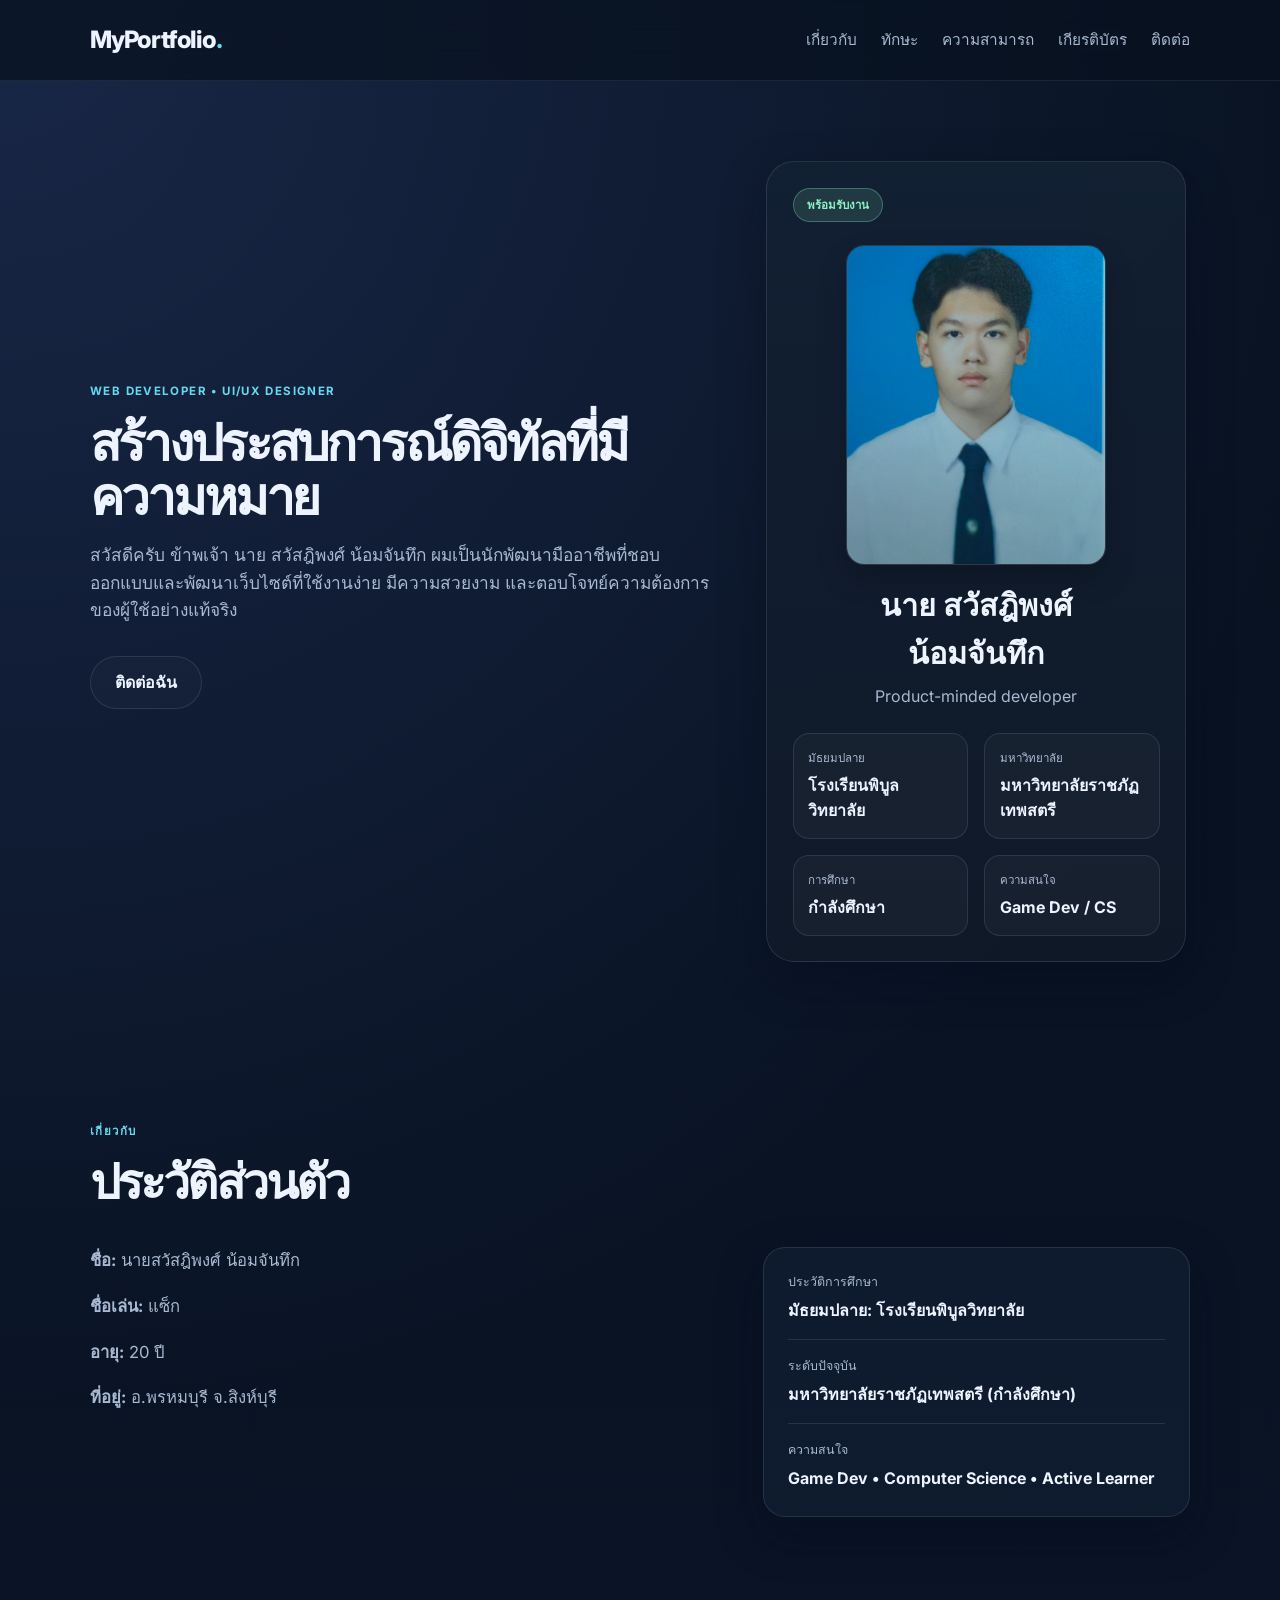
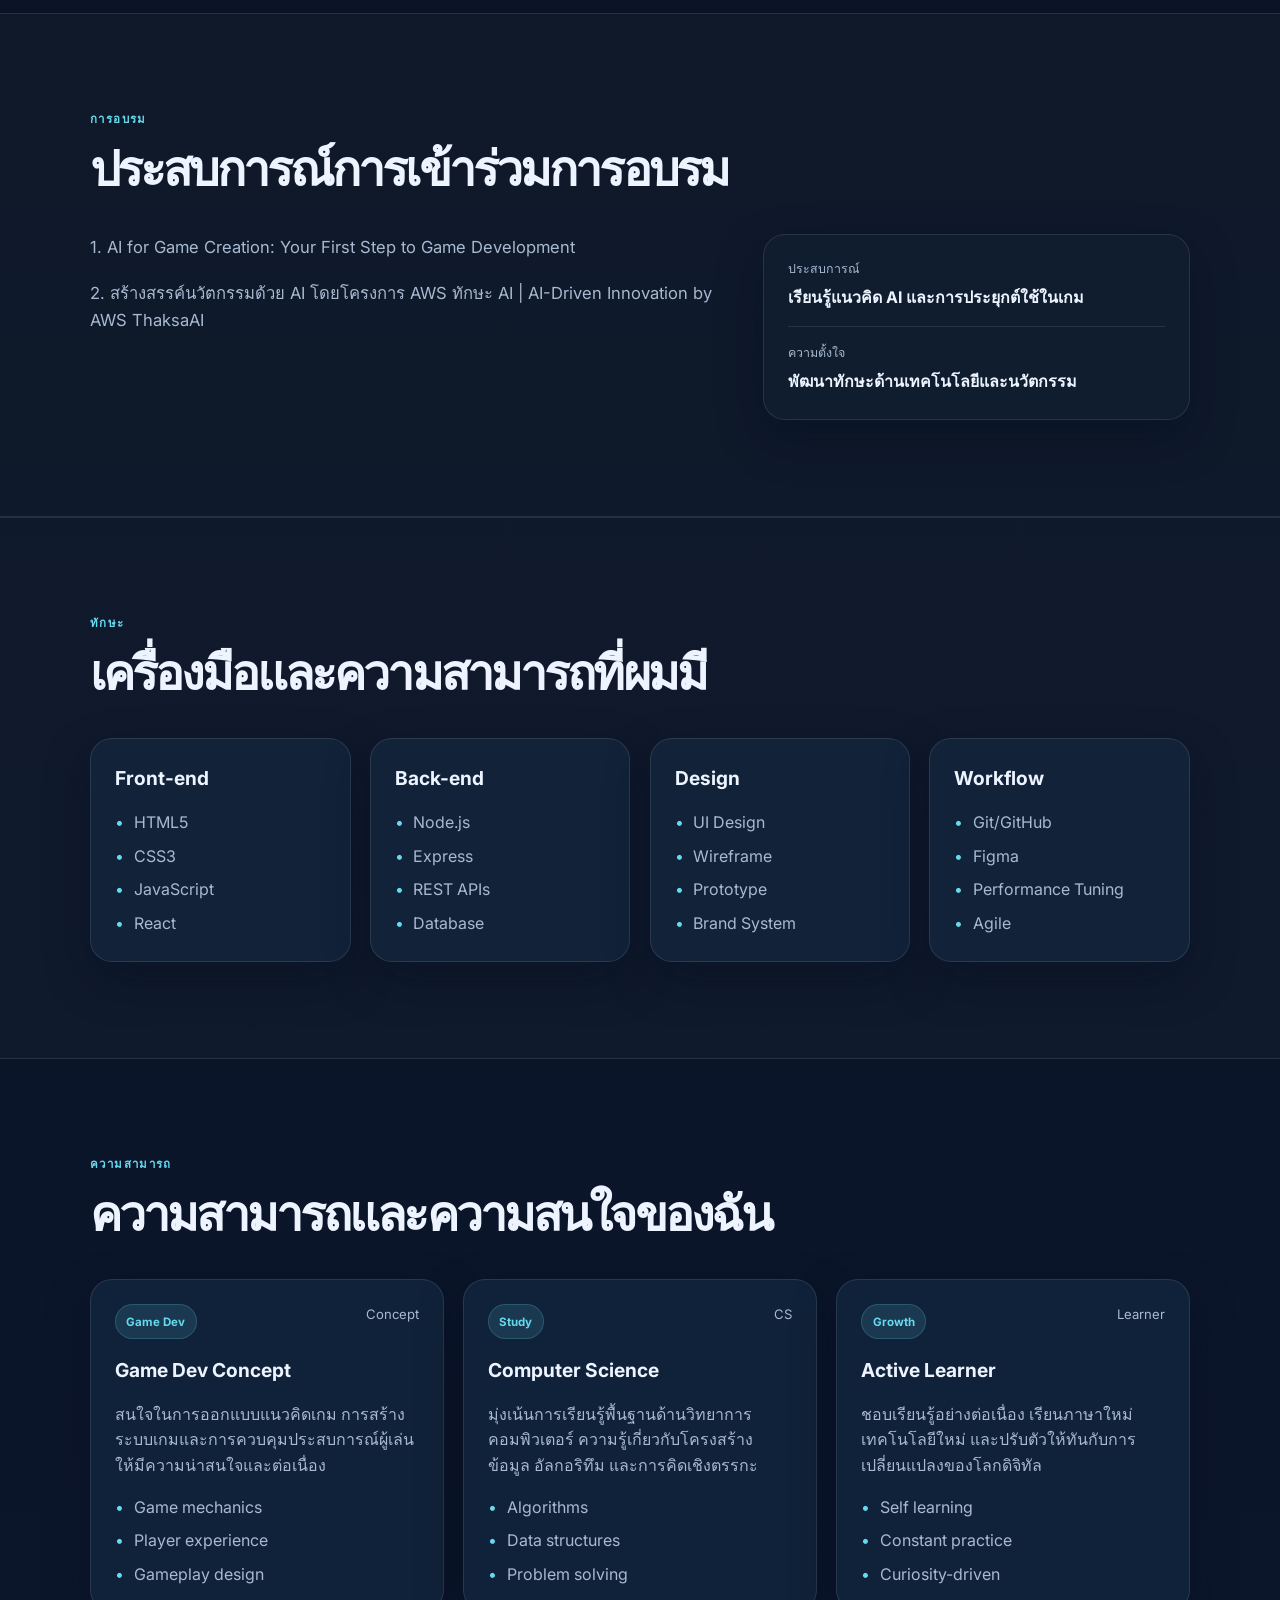
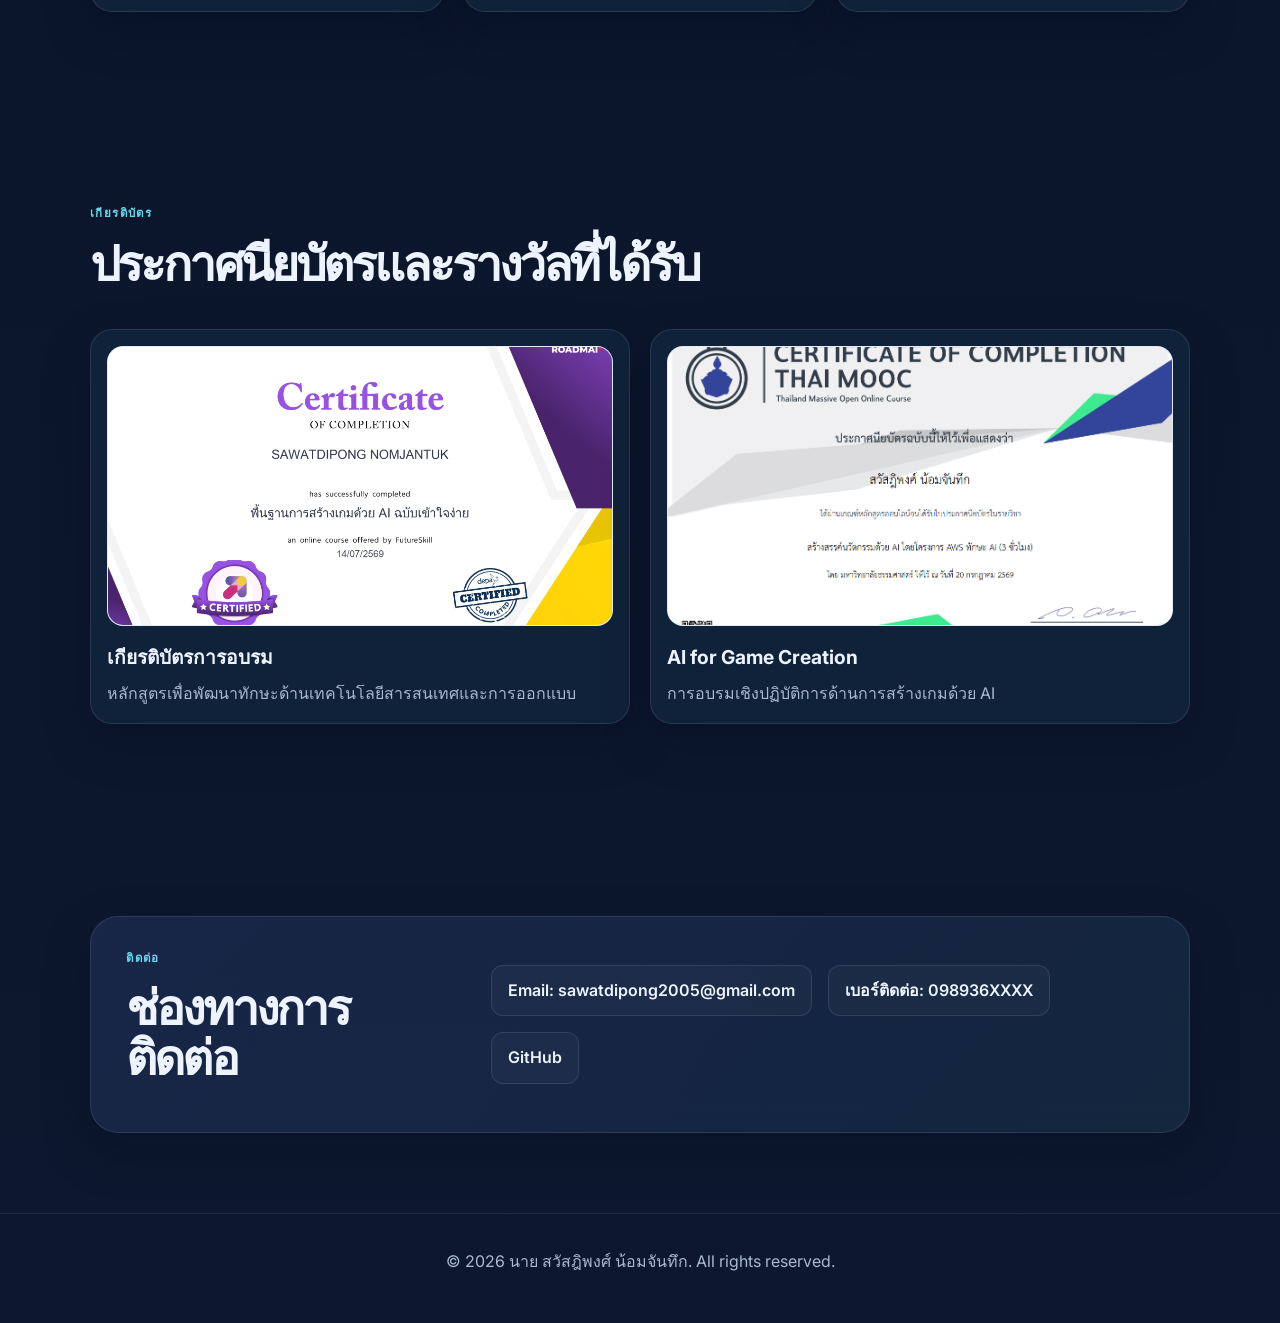
<file: index.html>
<!DOCTYPE html>
<html lang="th">
  <head>
    <meta charset="UTF-8" />
    <meta name="viewport" content="width=device-width, initial-scale=1.0" />
    <meta name="description" content="Portfolio ของ นาย สวัสฎิพงศ์ น้อมจันทึก" />
    <title>นาย สวัสฎิพงศ์ น้อมจันทึก | Portfolio</title>
    <link rel="preconnect" href="https://fonts.googleapis.com" />
    <link rel="preconnect" href="https://fonts.gstatic.com" crossorigin />
    <link
      href="https://fonts.googleapis.com/css2?family=Inter:wght@400;500;600;700;800&display=swap"
      rel="stylesheet"
    />
    <link rel="stylesheet" href="styles.css" />
  </head>
  <body>
    <header class="site-header">
      <div class="container nav-wrap">
        <a href="#home" class="brand" aria-label="Home">MyPortfolio<span>.</span></a>

        <button class="nav-toggle" aria-label="เปิดเมนู" aria-expanded="false">
          <span></span>
          <span></span>
          <span></span>
        </button>

        <nav class="nav-links" aria-label="Main navigation">
          <a href="#about">เกี่ยวกับ</a>
          <a href="#skills">ทักษะ</a>
          <a href="#projects">ความสามารถ</a>
          <a href="#certificates">เกียรติบัตร</a>
          <a href="#contact">ติดต่อ</a>
        </nav>
      </div>
    </header>

    <main>
      <section id="home" class="hero">
        <div class="container hero-grid">
          <div class="hero-copy">
            <p class="eyebrow">Web Developer • UI/UX Designer</p>
            <h1>สร้างประสบการณ์ดิจิทัลที่มีความหมาย</h1>
            <p class="lead">
              สวัสดีครับ ข้าพเจ้า นาย สวัสฎิพงศ์ น้อมจันทึก
              ผมเป็นนักพัฒนามืออาชีพที่ชอบออกแบบและพัฒนาเว็บไซต์ที่ใช้งานง่าย
              มีความสวยงาม และตอบโจทย์ความต้องการของผู้ใช้อย่างแท้จริง
            </p>

            <div class="action-row">
              <a class="btn secondary" href="#contact">ติดต่อฉัน</a>
            </div>

          </div>

          <div class="hero-card">
            <div class="profile-card">
              <div class="profile-badge">พร้อมรับงาน</div>
              <img class="profile-photo" src="profile.png" alt="รูปโปรไฟล์ นาย สวัสฎิพงศ์ น้อมจันทึก" />
              <h2>นาย สวัสฎิพงศ์<br />น้อมจันทึก</h2>
              <p>Product-minded developer</p>

              <div class="mini-grid">
                <div>
                  <span>มัธยมปลาย</span>
                  <strong>โรงเรียนพิบูลวิทยาลัย</strong>
                </div>
                <div>
                  <span>มหาวิทยาลัย</span>
                  <strong>มหาวิทยาลัยราชภัฏเทพสตรี</strong>
                </div>
                <div>
                  <span>การศึกษา</span>
                  <strong>กำลังศึกษา</strong>
                </div>
                <div>
                  <span>ความสนใจ</span>
                  <strong>Game Dev / CS</strong>
                </div>
              </div>
            </div>
          </div>
        </div>
      </section>

      <section id="about" class="section">
        <div class="container">
          <div class="section-heading">
            <p class="eyebrow">เกี่ยวกับ</p>
            <h2>ประวัติส่วนตัว</h2>
          </div>

          <div class="about-grid">
            <div class="about-text">
              <p><strong>ชื่อ:</strong> นายสวัสฎิพงศ์ น้อมจันทึก</p>
              <p><strong>ชื่อเล่น:</strong> แซ็ก</p>
              <p><strong>อายุ:</strong> 20 ปี</p>
              <p><strong>ที่อยู่:</strong> อ.พรหมบุรี จ.สิงห์บุรี</p>
            </div>

            <div class="about-panel">
              <div>
                <span>ประวัติการศึกษา</span>
                <strong>มัธยมปลาย: โรงเรียนพิบูลวิทยาลัย</strong>
              </div>
              <div>
                <span>ระดับปัจจุบัน</span>
                <strong>มหาวิทยาลัยราชภัฏเทพสตรี (กำลังศึกษา)</strong>
              </div>
              <div>
                <span>ความสนใจ</span>
                <strong>Game Dev • Computer Science • Active Learner</strong>
              </div>
            </div>
          </div>
        </div>
      </section>

      <section id="training" class="section alt-bg">
        <div class="container">
          <div class="section-heading">
            <p class="eyebrow">การอบรม</p>
            <h2>ประสบการณ์การเข้าร่วมการอบรม</h2>
          </div>

          <div class="about-grid">
            <div class="about-text">
              <p>1. AI for Game Creation: Your First Step to Game Development</p>
              <p>
                2. สร้างสรรค์นวัตกรรมด้วย AI โดยโครงการ AWS ทักษะ AI | AI-Driven Innovation by AWS ThaksaAI
              </p>
            </div>

            <div class="about-panel">
              <div>
                <span>ประสบการณ์</span>
                <strong>เรียนรู้แนวคิด AI และการประยุกต์ใช้ในเกม</strong>
              </div>
              <div>
                <span>ความตั้งใจ</span>
                <strong>พัฒนาทักษะด้านเทคโนโลยีและนวัตกรรม</strong>
              </div>
            </div>
          </div>
        </div>
      </section>

      <section id="skills" class="section alt-bg">
        <div class="container">
          <div class="section-heading">
            <p class="eyebrow">ทักษะ</p>
            <h2>เครื่องมือและความสามารถที่ผมมี</h2>
          </div>

          <div class="skills-grid">
            <div class="skill-card">
              <h3>Front-end</h3>
              <ul>
                <li>HTML5</li>
                <li>CSS3</li>
                <li>JavaScript</li>
                <li>React</li>
              </ul>
            </div>

            <div class="skill-card">
              <h3>Back-end</h3>
              <ul>
                <li>Node.js</li>
                <li>Express</li>
                <li>REST APIs</li>
                <li>Database</li>
              </ul>
            </div>

            <div class="skill-card">
              <h3>Design</h3>
              <ul>
                <li>UI Design</li>
                <li>Wireframe</li>
                <li>Prototype</li>
                <li>Brand System</li>
              </ul>
            </div>

            <div class="skill-card">
              <h3>Workflow</h3>
              <ul>
                <li>Git/GitHub</li>
                <li>Figma</li>
                <li>Performance Tuning</li>
                <li>Agile</li>
              </ul>
            </div>
          </div>
        </div>
      </section>

      <section id="projects" class="section">
        <div class="container">
          <div class="section-heading">
            <p class="eyebrow">ความสามารถ</p>
            <h2>ความสามารถและความสนใจของฉัน</h2>
          </div>

          <div class="project-grid">
            <article class="project-card">
              <div class="project-top">
                <span class="tag">Game Dev</span>
                <span class="project-year">Concept</span>
              </div>
              <h3>Game Dev Concept</h3>
              <p>
                สนใจในการออกแบบแนวคิดเกม การสร้างระบบเกมและการควบคุมประสบการณ์ผู้เล่นให้มีความน่าสนใจและต่อเนื่อง
              </p>
              <ul>
                <li>Game mechanics</li>
                <li>Player experience</li>
                <li>Gameplay design</li>
              </ul>
            </article>

            <article class="project-card">
              <div class="project-top">
                <span class="tag">Study</span>
                <span class="project-year">CS</span>
              </div>
              <h3>Computer Science</h3>
              <p>
                มุ่งเน้นการเรียนรู้พื้นฐานด้านวิทยาการคอมพิวเตอร์ ความรู้เกี่ยวกับโครงสร้างข้อมูล อัลกอริทึม และการคิดเชิงตรรกะ
              </p>
              <ul>
                <li>Algorithms</li>
                <li>Data structures</li>
                <li>Problem solving</li>
              </ul>
            </article>

            <article class="project-card">
              <div class="project-top">
                <span class="tag">Growth</span>
                <span class="project-year">Learner</span>
              </div>
              <h3>Active Learner</h3>
              <p>
                ชอบเรียนรู้อย่างต่อเนื่อง เรียนภาษาใหม่ เทคโนโลยีใหม่ และปรับตัวให้ทันกับการเปลี่ยนแปลงของโลกดิจิทัล
              </p>
              <ul>
                <li>Self learning</li>
                <li>Constant practice</li>
                <li>Curiosity-driven</li>
              </ul>
            </article>
          </div>
        </div>
      </section>

      <section id="certificates" class="section">
        <div class="container">
          <div class="section-heading">
            <p class="eyebrow">เกียรติบัตร</p>
            <h2>ประกาศนียบัตรและรางวัลที่ได้รับ</h2>
          </div>

          <div class="cert-grid">
            <article class="cert-card">
              <img src="cert1.png" alt="เกียรติบัตร 1" />
              <div class="cert-info">
                <h3>เกียรติบัตรการอบรม</h3>
                <p>หลักสูตรเพื่อพัฒนาทักษะด้านเทคโนโลยีสารสนเทศและการออกแบบ</p>
              </div>
            </article>

            <article class="cert-card">
              <img src="cert2.png" alt="เกียรติบัตร 2" />
              <div class="cert-info">
                <h3>AI for Game Creation</h3>
                <p>การอบรมเชิงปฏิบัติการด้านการสร้างเกมด้วย AI</p>
              </div>
            </article>
          </div>
        </div>
      </section>


      <section id="contact" class="section contact-section">
        <div class="container contact-box">
          <div>
            <p class="eyebrow">ติดต่อ</p>
            <h2>ช่องทางการติดต่อ</h2>
          </div>

          <div class="contact-links">
            <a href="mailto:sawatdipong2005@gmail.com">Email: sawatdipong2005@gmail.com</a>
            <a href="tel:098936XXXX">เบอร์ติดต่อ: 098936XXXX</a>
            <a href="https://github.com/Progarok" target="_blank" rel="noreferrer">GitHub</a>
          </div>
        </div>
      </section>
    </main>

    <footer class="site-footer">
      <div class="container footer-wrap">
        <p>© <span id="year"></span> นาย สวัสฎิพงศ์ น้อมจันทึก. All rights reserved.</p>
      </div>
    </footer>

    <script src="script.js"></script>
  </body>
</html>
</file>
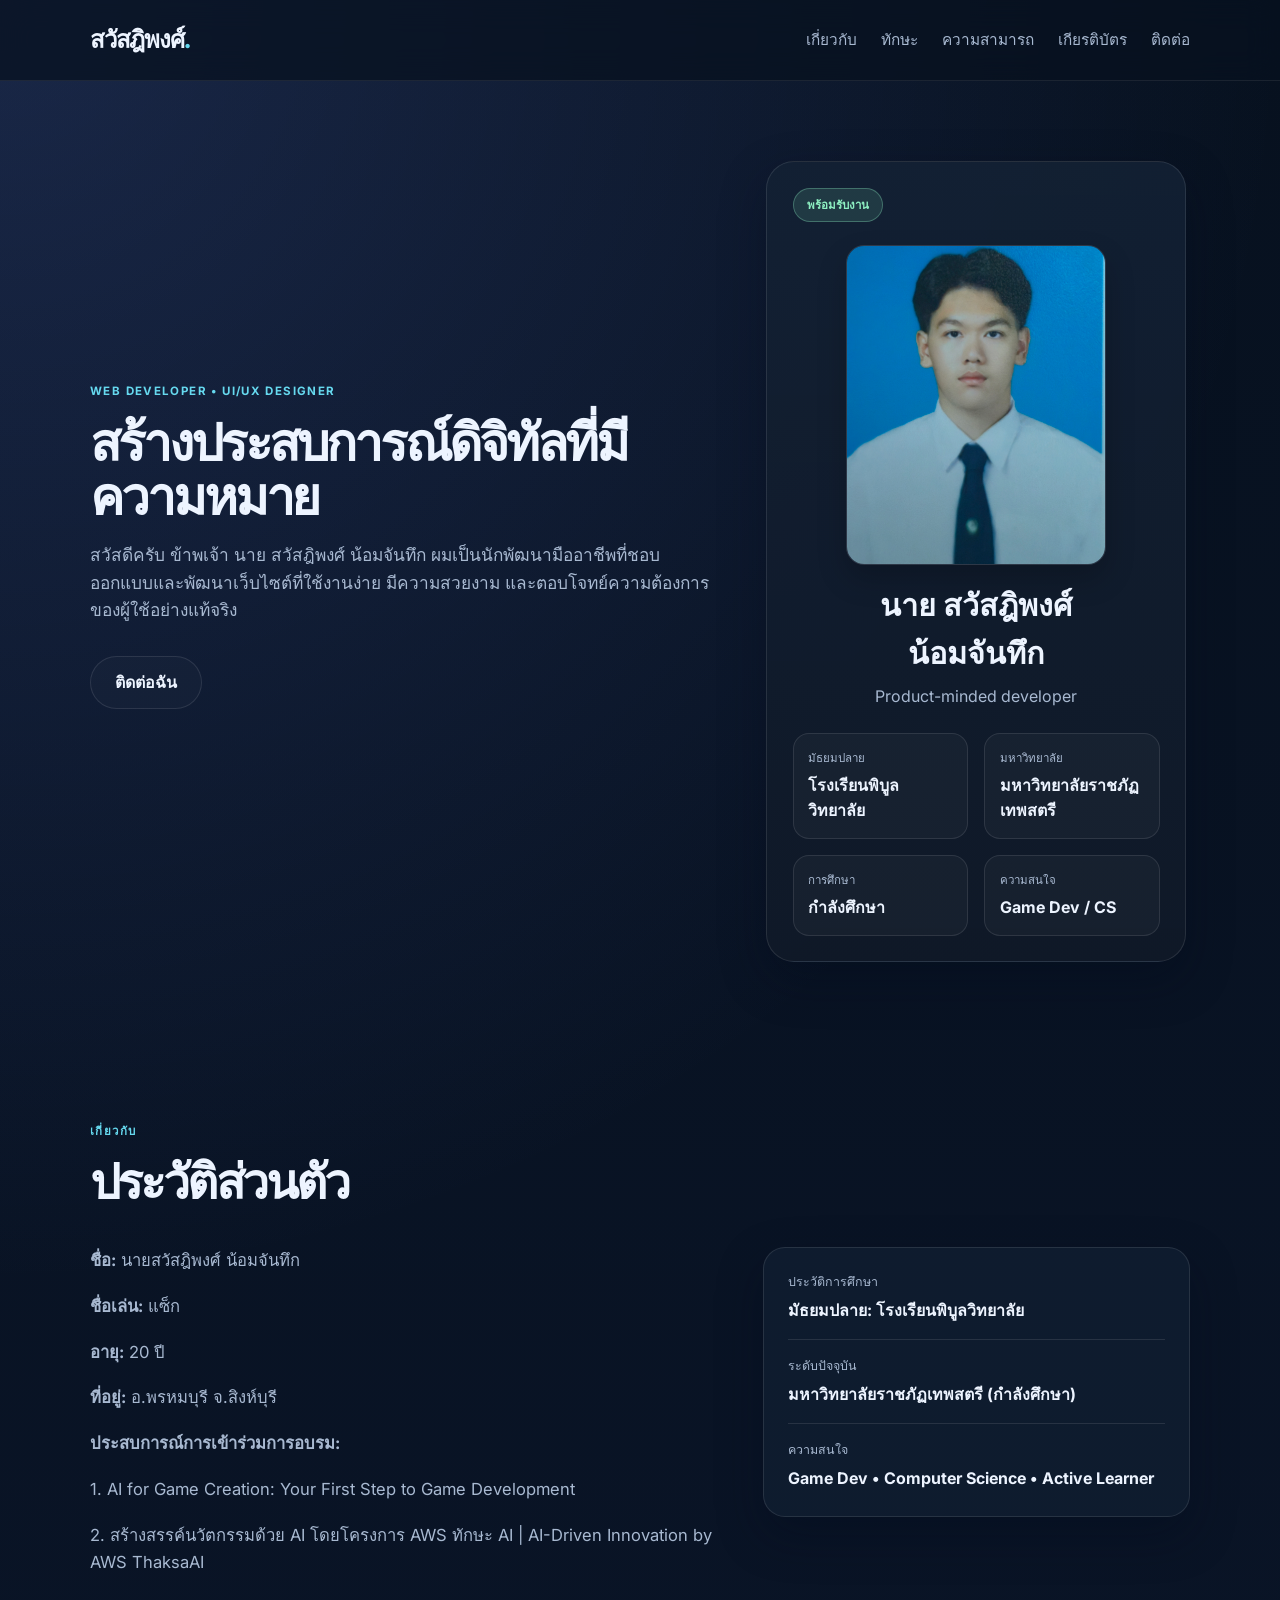
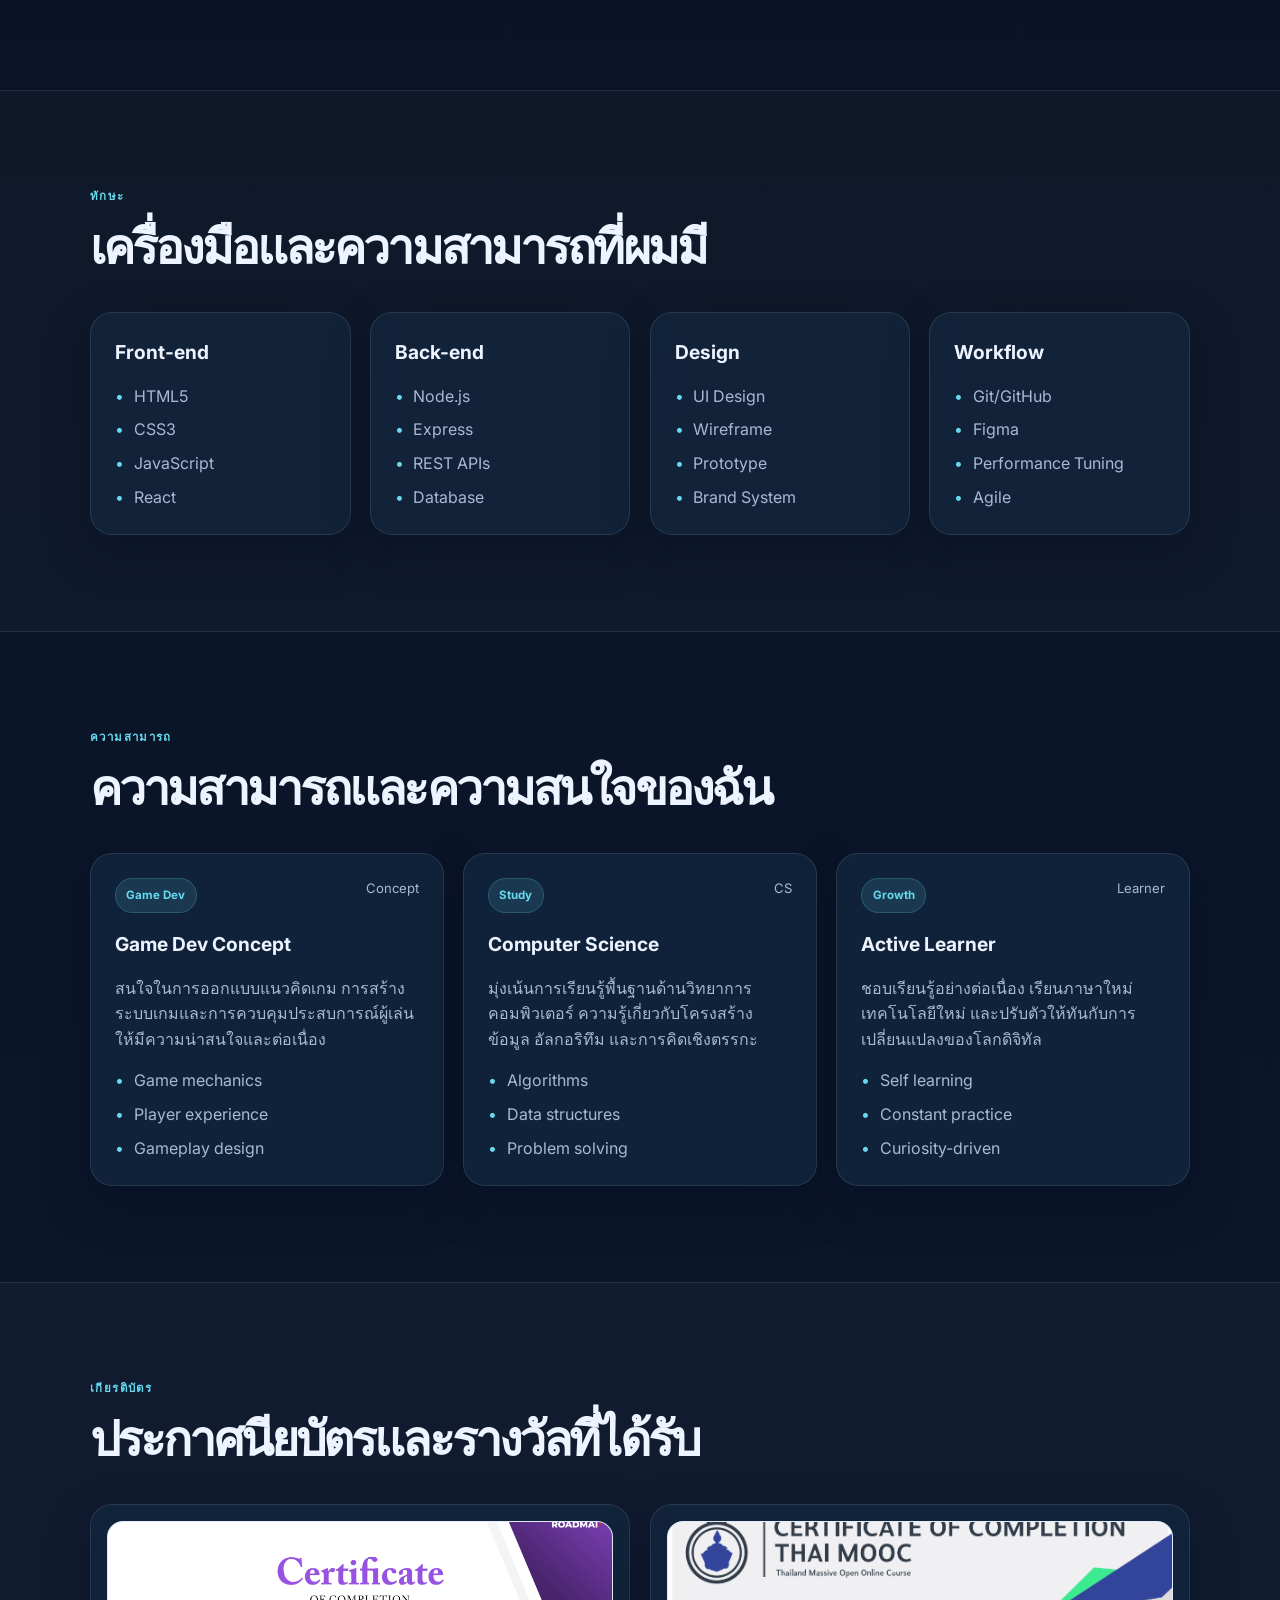
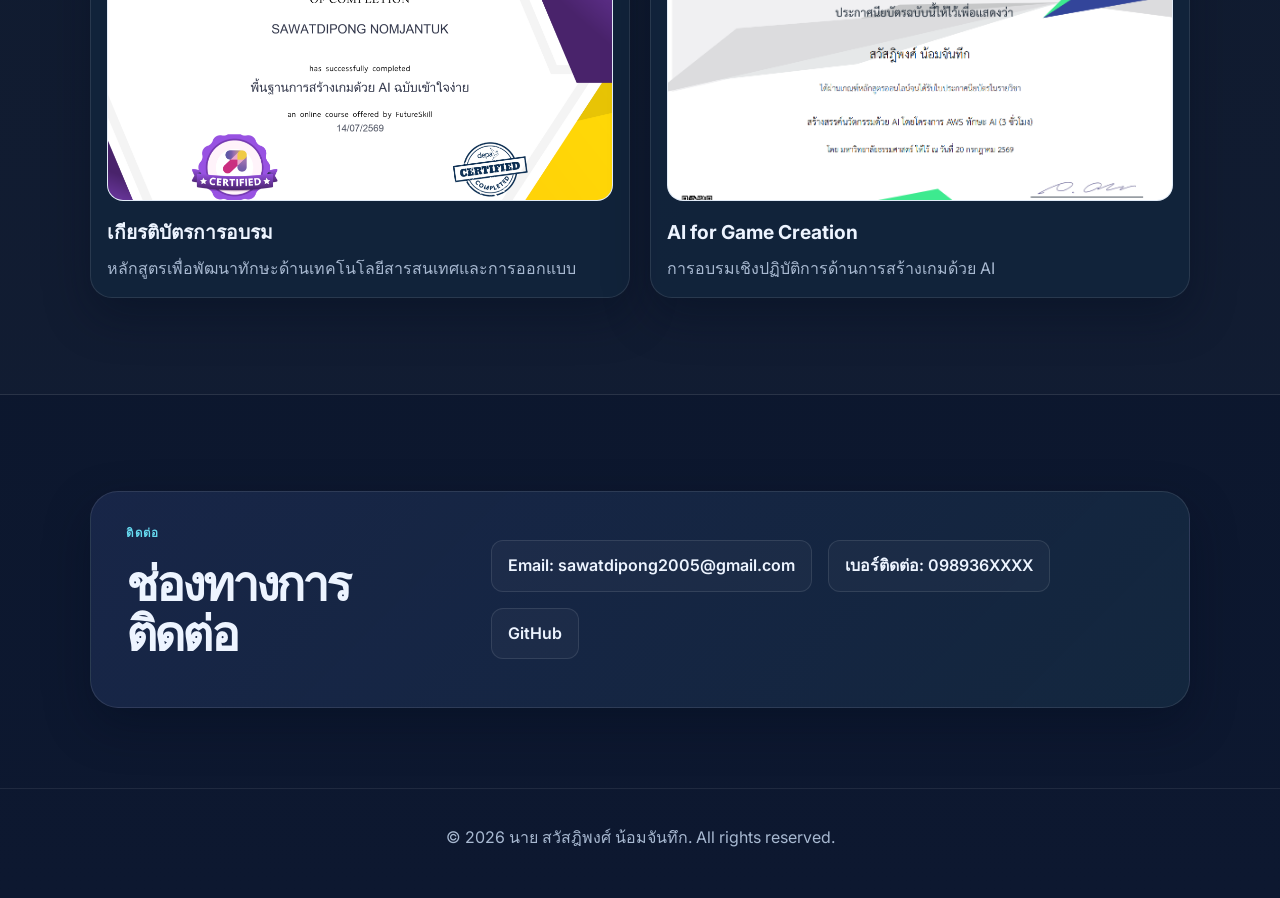
<file: Portfolio/index.html>
<!DOCTYPE html>
<html lang="th">
  <head>
    <meta charset="UTF-8" />
    <meta name="viewport" content="width=device-width, initial-scale=1.0" />
    <meta name="description" content="Portfolio ของ นาย สวัสฎิพงศ์ น้อมจันทึก" />
    <title>นาย สวัสฎิพงศ์ น้อมจันทึก | Portfolio</title>
    <link rel="preconnect" href="https://fonts.googleapis.com" />
    <link rel="preconnect" href="https://fonts.gstatic.com" crossorigin />
    <link
      href="https://fonts.googleapis.com/css2?family=Inter:wght@400;500;600;700;800&display=swap"
      rel="stylesheet"
    />
    <link rel="stylesheet" href="styles.css" />
  </head>
  <body>
    <header class="site-header">
      <div class="container nav-wrap">
        <a href="#home" class="brand" aria-label="Home">สวัสฎิพงศ์<span>.</span></a>

        <button class="nav-toggle" aria-label="เปิดเมนู" aria-expanded="false">
          <span></span>
          <span></span>
          <span></span>
        </button>

        <nav class="nav-links" aria-label="Main navigation">
          <a href="#about">เกี่ยวกับ</a>
          <a href="#skills">ทักษะ</a>
          <a href="#projects">ความสามารถ</a>
          <a href="#certificates">เกียรติบัตร</a>
          <a href="#contact">ติดต่อ</a>
        </nav>
      </div>
    </header>

    <main>
      <section id="home" class="hero">
        <div class="container hero-grid">
          <div class="hero-copy">
            <p class="eyebrow">Web Developer • UI/UX Designer</p>
            <h1>สร้างประสบการณ์ดิจิทัลที่มีความหมาย</h1>
            <p class="lead">
              สวัสดีครับ ข้าพเจ้า นาย สวัสฎิพงศ์ น้อมจันทึก
              ผมเป็นนักพัฒนามืออาชีพที่ชอบออกแบบและพัฒนาเว็บไซต์ที่ใช้งานง่าย
              มีความสวยงาม และตอบโจทย์ความต้องการของผู้ใช้อย่างแท้จริง
            </p>

            <div class="action-row">
              <a class="btn secondary" href="#contact">ติดต่อฉัน</a>
            </div>

          </div>

          <div class="hero-card">
            <div class="profile-card">
              <div class="profile-badge">พร้อมรับงาน</div>
              <img class="profile-photo" src="profile.png" alt="รูปโปรไฟล์ นาย สวัสฎิพงศ์ น้อมจันทึก" />
              <h2>นาย สวัสฎิพงศ์<br />น้อมจันทึก</h2>
              <p>Product-minded developer</p>

              <div class="mini-grid">
                <div>
                  <span>มัธยมปลาย</span>
                  <strong>โรงเรียนพิบูลวิทยาลัย</strong>
                </div>
                <div>
                  <span>มหาวิทยาลัย</span>
                  <strong>มหาวิทยาลัยราชภัฏเทพสตรี</strong>
                </div>
                <div>
                  <span>การศึกษา</span>
                  <strong>กำลังศึกษา</strong>
                </div>
                <div>
                  <span>ความสนใจ</span>
                  <strong>Game Dev / CS</strong>
                </div>
              </div>
            </div>
          </div>
        </div>
      </section>

      <section id="about" class="section">
        <div class="container">
          <div class="section-heading">
            <p class="eyebrow">เกี่ยวกับ</p>
            <h2>ประวัติส่วนตัว</h2>
          </div>

          <div class="about-grid">
            <div class="about-text">
              <p><strong>ชื่อ:</strong> นายสวัสฎิพงศ์ น้อมจันทึก</p>
              <p><strong>ชื่อเล่น:</strong> แซ็ก</p>
              <p><strong>อายุ:</strong> 20 ปี</p>
              <p><strong>ที่อยู่:</strong> อ.พรหมบุรี จ.สิงห์บุรี</p>
              <p>
                <strong>ประสบการณ์การเข้าร่วมการอบรม:</strong>
              </p>
              <p>1. AI for Game Creation: Your First Step to Game Development</p>
              <p>
                2. สร้างสรรค์นวัตกรรมด้วย AI โดยโครงการ AWS ทักษะ AI | AI-Driven Innovation by AWS ThaksaAI
              </p>
            </div>

            <div class="about-panel">
              <div>
                <span>ประวัติการศึกษา</span>
                <strong>มัธยมปลาย: โรงเรียนพิบูลวิทยาลัย</strong>
              </div>
              <div>
                <span>ระดับปัจจุบัน</span>
                <strong>มหาวิทยาลัยราชภัฏเทพสตรี (กำลังศึกษา)</strong>
              </div>
              <div>
                <span>ความสนใจ</span>
                <strong>Game Dev • Computer Science • Active Learner</strong>
              </div>
            </div>
          </div>
        </div>
      </section>

      <section id="skills" class="section alt-bg">
        <div class="container">
          <div class="section-heading">
            <p class="eyebrow">ทักษะ</p>
            <h2>เครื่องมือและความสามารถที่ผมมี</h2>
          </div>

          <div class="skills-grid">
            <div class="skill-card">
              <h3>Front-end</h3>
              <ul>
                <li>HTML5</li>
                <li>CSS3</li>
                <li>JavaScript</li>
                <li>React</li>
              </ul>
            </div>

            <div class="skill-card">
              <h3>Back-end</h3>
              <ul>
                <li>Node.js</li>
                <li>Express</li>
                <li>REST APIs</li>
                <li>Database</li>
              </ul>
            </div>

            <div class="skill-card">
              <h3>Design</h3>
              <ul>
                <li>UI Design</li>
                <li>Wireframe</li>
                <li>Prototype</li>
                <li>Brand System</li>
              </ul>
            </div>

            <div class="skill-card">
              <h3>Workflow</h3>
              <ul>
                <li>Git/GitHub</li>
                <li>Figma</li>
                <li>Performance Tuning</li>
                <li>Agile</li>
              </ul>
            </div>
          </div>
        </div>
      </section>

      <section id="projects" class="section">
        <div class="container">
          <div class="section-heading">
            <p class="eyebrow">ความสามารถ</p>
            <h2>ความสามารถและความสนใจของฉัน</h2>
          </div>

          <div class="project-grid">
            <article class="project-card">
              <div class="project-top">
                <span class="tag">Game Dev</span>
                <span class="project-year">Concept</span>
              </div>
              <h3>Game Dev Concept</h3>
              <p>
                สนใจในการออกแบบแนวคิดเกม การสร้างระบบเกมและการควบคุมประสบการณ์ผู้เล่นให้มีความน่าสนใจและต่อเนื่อง
              </p>
              <ul>
                <li>Game mechanics</li>
                <li>Player experience</li>
                <li>Gameplay design</li>
              </ul>
            </article>

            <article class="project-card">
              <div class="project-top">
                <span class="tag">Study</span>
                <span class="project-year">CS</span>
              </div>
              <h3>Computer Science</h3>
              <p>
                มุ่งเน้นการเรียนรู้พื้นฐานด้านวิทยาการคอมพิวเตอร์ ความรู้เกี่ยวกับโครงสร้างข้อมูล อัลกอริทึม และการคิดเชิงตรรกะ
              </p>
              <ul>
                <li>Algorithms</li>
                <li>Data structures</li>
                <li>Problem solving</li>
              </ul>
            </article>

            <article class="project-card">
              <div class="project-top">
                <span class="tag">Growth</span>
                <span class="project-year">Learner</span>
              </div>
              <h3>Active Learner</h3>
              <p>
                ชอบเรียนรู้อย่างต่อเนื่อง เรียนภาษาใหม่ เทคโนโลยีใหม่ และปรับตัวให้ทันกับการเปลี่ยนแปลงของโลกดิจิทัล
              </p>
              <ul>
                <li>Self learning</li>
                <li>Constant practice</li>
                <li>Curiosity-driven</li>
              </ul>
            </article>
          </div>
        </div>
      </section>

      <section id="certificates" class="section alt-bg">
        <div class="container">
          <div class="section-heading">
            <p class="eyebrow">เกียรติบัตร</p>
            <h2>ประกาศนียบัตรและรางวัลที่ได้รับ</h2>
          </div>

          <div class="cert-grid">
            <article class="cert-card">
              <img src="cert1.png" alt="เกียรติบัตร 1" />
              <div class="cert-info">
                <h3>เกียรติบัตรการอบรม</h3>
                <p>หลักสูตรเพื่อพัฒนาทักษะด้านเทคโนโลยีสารสนเทศและการออกแบบ</p>
              </div>
            </article>

            <article class="cert-card">
              <img src="cert2.png" alt="เกียรติบัตร 2" />
              <div class="cert-info">
                <h3>AI for Game Creation</h3>
                <p>การอบรมเชิงปฏิบัติการด้านการสร้างเกมด้วย AI</p>
              </div>
            </article>
          </div>
        </div>
      </section>


      <section id="contact" class="section contact-section">
        <div class="container contact-box">
          <div>
            <p class="eyebrow">ติดต่อ</p>
            <h2>ช่องทางการติดต่อ</h2>
          </div>

          <div class="contact-links">
            <a href="mailto:sawatdipong2005@gmail.com">Email: sawatdipong2005@gmail.com</a>
            <a href="tel:098936XXXX">เบอร์ติดต่อ: 098936XXXX</a>
            <a href="https://github.com/Progarok" target="_blank" rel="noreferrer">GitHub</a>
          </div>
        </div>
      </section>
    </main>

    <footer class="site-footer">
      <div class="container footer-wrap">
        <p>© <span id="year"></span> นาย สวัสฎิพงศ์ น้อมจันทึก. All rights reserved.</p>
      </div>
    </footer>

    <script src="script.js"></script>
  </body>
</html>
</file>
<file: styles.css>
:root {
  --bg: #07111f;
  --bg-soft: #0f1d2f;
  --panel: rgba(15, 29, 47, 0.78);
  --panel-strong: #111f31;
  --card: #12253d;
  --text: #edf4ff;
  --muted: #a8b9d1;
  --primary: #66d9ef;
  --primary-strong: #6c8cff;
  --accent: #8ef0c2;
  --border: rgba(255, 255, 255, 0.1);
  --shadow: 0 18px 45px rgba(4, 12, 28, 0.35);
}

* {
  box-sizing: border-box;
}

html {
  scroll-behavior: smooth;
}

body {
  margin: 0;
  font-family: "Inter", sans-serif;
  background:
    radial-gradient(circle at top left, rgba(108, 140, 255, 0.18), transparent 30%),
    linear-gradient(180deg, #07111f 0%, #0d1830 100%);
  color: var(--text);
  line-height: 1.6;
}

a {
  color: inherit;
  text-decoration: none;
}

img {
  max-width: 100%;
  display: block;
}

.container {
  width: min(1100px, calc(100% - 2rem));
  margin: 0 auto;
}

.section {
  padding: 6rem 0;
}

.alt-bg {
  background: rgba(255, 255, 255, 0.02);
  border-top: 1px solid var(--border);
  border-bottom: 1px solid var(--border);
}

.site-header {
  position: sticky;
  top: 0;
  z-index: 20;
  backdrop-filter: blur(16px);
  background: rgba(7, 17, 31, 0.72);
  border-bottom: 1px solid rgba(255, 255, 255, 0.08);
}

.nav-wrap {
  display: flex;
  align-items: center;
  justify-content: space-between;
  min-height: 80px;
}

.brand {
  font-size: 1.5rem;
  font-weight: 800;
  letter-spacing: -0.05em;
}

.brand span {
  color: var(--primary);
}

.nav-links {
  display: flex;
  align-items: center;
  gap: 1.5rem;
}

.nav-links a {
  color: var(--muted);
  font-size: 0.96rem;
  transition: color 0.2s ease;
}

.nav-links a:hover,
.nav-links a:focus-visible {
  color: var(--text);
}

.nav-toggle {
  display: none;
  background: transparent;
  border: 1px solid var(--border);
  width: 44px;
  height: 44px;
  border-radius: 12px;
  padding: 0.6rem;
  cursor: pointer;
}

.nav-toggle span {
  display: block;
  width: 100%;
  height: 2px;
  background: var(--text);
  margin: 5px 0;
  border-radius: 99px;
}

.hero {
  padding: 5rem 0 4rem;
}

.hero-grid {
  display: grid;
  grid-template-columns: 1.2fr 0.8fr;
  align-items: center;
  gap: 2rem;
}

.eyebrow {
  margin: 0 0 1rem;
  color: var(--primary);
  font-weight: 700;
  letter-spacing: 0.12em;
  text-transform: uppercase;
  font-size: 0.72rem;
}

.hero-copy h1,
.section-heading h2,
.contact-box h2 {
  font-size: clamp(2.7rem, 4vw, 4.6rem);
  line-height: 1.05;
  letter-spacing: -0.06em;
  margin: 0 0 1rem;
}

.lead {
  font-size: 1.08rem;
  color: var(--muted);
  max-width: 620px;
}

.action-row {
  display: flex;
  flex-wrap: wrap;
  gap: 1rem;
  margin: 2rem 0;
}

.btn {
  display: inline-flex;
  align-items: center;
  justify-content: center;
  min-height: 48px;
  border-radius: 999px;
  padding: 0.8rem 1.5rem;
  font-weight: 600;
  transition: transform 0.2s ease, box-shadow 0.2s ease;
}

.btn:hover,
.btn:focus-visible {
  transform: translateY(-1px);
}

.btn.primary {
  background: linear-gradient(135deg, var(--primary), var(--primary-strong));
  color: #06131d;
  box-shadow: 0 16px 30px rgba(102, 217, 239, 0.28);
}

.btn.secondary {
  border: 1px solid var(--border);
  background: rgba(255, 255, 255, 0.02);
}

.quick-stats {
  list-style: none;
  padding: 0;
  margin: 2rem 0 0;
  display: flex;
  flex-wrap: wrap;
  gap: 1.25rem;
}

.quick-stats li {
  min-width: 110px;
  display: flex;
  flex-direction: column;
  gap: 0.35rem;
}

.quick-stats strong {
  font-size: 1.4rem;
}

.quick-stats span {
  color: var(--muted);
  font-size: 0.82rem;
}

.hero-card {
  display: flex;
  justify-content: center;
}

.profile-card {
  width: min(100%, 420px);
  background: linear-gradient(180deg, rgba(19, 33, 52, 0.9), rgba(16, 25, 40, 0.95));
  border: 1px solid var(--border);
  border-radius: 28px;
  padding: 1.6rem;
  box-shadow: var(--shadow);
}

.profile-badge {
  display: inline-flex;
  align-items: center;
  background: rgba(142, 240, 194, 0.12);
  color: var(--accent);
  border: 1px solid rgba(142, 240, 194, 0.3);
  border-radius: 999px;
  padding: 0.45rem 0.8rem;
  font-size: 0.72rem;
  font-weight: 700;
}

.profile-photo {
  width: 100%;
  max-width: 260px;
  height: 320px;
  object-fit: cover;
  border-radius: 18px;
  display: block;
  margin: 1.4rem auto 1rem;
  border: 1px solid rgba(255, 255, 255, 0.12);
  box-shadow: 0 14px 30px rgba(0, 0, 0, 0.2);
}

.profile-card h2 {
  text-align: center;
  margin: 0;
  font-size: 1.9rem;
}

.profile-card p {
  text-align: center;
  color: var(--muted);
  margin: 0.35rem 0 1.5rem;
}

.mini-grid {
  display: grid;
  grid-template-columns: repeat(2, minmax(0, 1fr));
  gap: 1rem;
}

.mini-grid div {
  background: rgba(255, 255, 255, 0.03);
  border: 1px solid var(--border);
  border-radius: 16px;
  padding: 0.9rem;
}

.mini-grid span {
  display: block;
  color: var(--muted);
  font-size: 0.72rem;
  margin-bottom: 0.35rem;
}

.section-heading {
  margin-bottom: 2.5rem;
}

.section-heading h2,
.contact-box h2 {
  font-size: clamp(2rem, 4vw, 3rem);
  max-width: 700px;
}

.about-grid {
  display: grid;
  grid-template-columns: 1.2fr 0.8fr;
  gap: 2rem;
  align-items: start;
}

.about-text p {
  margin: 0 0 1.2rem;
  color: var(--muted);
  font-size: 1.04rem;
}

.about-panel {
  background: rgba(17, 31, 49, 0.8);
  border: 1px solid var(--border);
  border-radius: 22px;
  padding: 1.5rem;
  display: grid;
  gap: 1rem;
  box-shadow: var(--shadow);
}

.about-panel div {
  padding-bottom: 1rem;
  border-bottom: 1px solid var(--border);
}

.about-panel div:last-child {
  border-bottom: none;
  padding-bottom: 0;
}

.about-panel span {
  display: block;
  color: var(--muted);
  font-size: 0.78rem;
  margin-bottom: 0.35rem;
}

.skills-grid,
.project-grid,
.cert-grid {
  display: grid;
  grid-template-columns: repeat(4, minmax(0, 1fr));
  gap: 1.2rem;
}

.skill-card,
.project-card,
.cert-card {
  background: rgba(18, 37, 61, 0.85);
  border: 1px solid var(--border);
  border-radius: 22px;
  padding: 1.5rem;
  box-shadow: var(--shadow);
}

.skill-card h3,
.project-card h3 {
  margin-top: 0;
  margin-bottom: 1rem;
  font-size: 1.2rem;
}

.skill-card ul,
.project-card ul {
  list-style: none;
  padding: 0;
  margin: 0;
  display: grid;
  gap: 0.5rem;
  color: var(--muted);
}

.skill-card li::before,
.project-card li::before {
  content: "•";
  color: var(--primary);
  margin-right: 0.6rem;
}

.project-grid {
  grid-template-columns: repeat(3, minmax(0, 1fr));
}

.cert-grid {
  grid-template-columns: repeat(2, minmax(0, 1fr));
}

.cert-card {
  padding: 1rem;
}

.cert-card img {
  width: 100%;
  height: 280px;
  object-fit: cover;
  border-radius: 16px;
  border: 1px solid rgba(255, 255, 255, 0.08);
  background: #dfeaf7;
}

.cert-info {
  margin-top: 1rem;
}

.cert-info h3 {
  margin: 0 0 0.5rem;
  font-size: 1.2rem;
}

.cert-info p {
  margin: 0;
  color: var(--muted);
}

.project-top {
  display: flex;
  justify-content: space-between;
  gap: 0.75rem;
  margin-bottom: 1rem;
}

.tag {
  display: inline-flex;
  align-items: center;
  padding: 0.45rem 0.65rem;
  border-radius: 999px;
  background: rgba(102, 217, 239, 0.12);
  border: 1px solid rgba(102, 217, 239, 0.2);
  color: var(--primary);
  font-size: 0.72rem;
  font-weight: 700;
}

.project-year {
  color: var(--muted);
  font-size: 0.82rem;
}

.project-card p {
  color: var(--muted);
  margin-bottom: 1rem;
}

.timeline {
  position: relative;
  display: grid;
  gap: 1.5rem;
}

.timeline::before {
  content: "";
  position: absolute;
  left: 8px;
  top: 0;
  bottom: 0;
  width: 2px;
  background: rgba(255, 255, 255, 0.12);
}

.timeline-item {
  position: relative;
  padding-left: 2.5rem;
}

.timeline-dot {
  position: absolute;
  left: 0;
  top: 0.3rem;
  width: 18px;
  height: 18px;
  border-radius: 50%;
  background: linear-gradient(135deg, var(--primary), var(--accent));
  border: 4px solid #0b1728;
  box-shadow: 0 0 0 4px rgba(102, 217, 239, 0.12);
}

.timeline-content {
  background: rgba(17, 31, 49, 0.8);
  border: 1px solid var(--border);
  border-radius: 18px;
  padding: 1.3rem 1.4rem;
}

.timeline-content span {
  color: var(--primary);
  font-size: 0.78rem;
  font-weight: 700;
}

.timeline-content h3 {
  margin: 0.45rem 0;
  font-size: 1.3rem;
}

.timeline-content p {
  margin: 0;
  color: var(--muted);
}

.contact-section {
  padding-bottom: 5rem;
}

.contact-box {
  display: flex;
  justify-content: space-between;
  align-items: center;
  gap: 2rem;
  background: linear-gradient(135deg, rgba(108, 140, 255, 0.12), rgba(102, 217, 239, 0.08));
  border: 1px solid var(--border);
  border-radius: 28px;
  padding: 2rem 2.2rem;
  box-shadow: var(--shadow);
}

.contact-links {
  display: flex;
  flex-wrap: wrap;
  gap: 1rem;
}

.contact-links a {
  min-height: 46px;
  padding: 0.75rem 1rem;
  border-radius: 12px;
  background: rgba(255, 255, 255, 0.03);
  border: 1px solid var(--border);
  font-weight: 600;
}

.site-footer {
  border-top: 1px solid rgba(255, 255, 255, 0.08);
  padding: 1.2rem 0 2rem;
}

.footer-wrap {
  display: flex;
  justify-content: center;
  color: var(--muted);
}

@media (max-width: 900px) {
  .hero-grid,
  .about-grid,
  .skills-grid,
  .project-grid,
  .cert-grid,
  .contact-box {
    grid-template-columns: 1fr;
    display: grid;
  }

  .skills-grid {
    grid-template-columns: repeat(2, minmax(0, 1fr));
  }

  .contact-box {
    display: grid;
  }
}

@media (max-width: 700px) {
  .nav-toggle {
    display: block;
  }

  .nav-links {
    position: absolute;
    top: calc(100% + 0.75rem);
    right: 1rem;
    left: 1rem;
    display: none;
    flex-direction: column;
    align-items: flex-start;
    background: rgba(10, 19, 31, 0.98);
    border: 1px solid var(--border);
    border-radius: 18px;
    padding: 1rem;
    box-shadow: var(--shadow);
  }

  .nav-links.open {
    display: flex;
  }

  .quick-stats {
    flex-direction: column;
    align-items: flex-start;
  }

  .skills-grid,
  .project-grid,
  .cert-grid {
    grid-template-columns: 1fr;
  }

  .hero {
    padding-top: 4rem;
  }
}
</file>
<file: Portfolio/styles.css>
:root {
  --bg: #07111f;
  --bg-soft: #0f1d2f;
  --panel: rgba(15, 29, 47, 0.78);
  --panel-strong: #111f31;
  --card: #12253d;
  --text: #edf4ff;
  --muted: #a8b9d1;
  --primary: #66d9ef;
  --primary-strong: #6c8cff;
  --accent: #8ef0c2;
  --border: rgba(255, 255, 255, 0.1);
  --shadow: 0 18px 45px rgba(4, 12, 28, 0.35);
}

* {
  box-sizing: border-box;
}

html {
  scroll-behavior: smooth;
}

body {
  margin: 0;
  font-family: "Inter", sans-serif;
  background:
    radial-gradient(circle at top left, rgba(108, 140, 255, 0.18), transparent 30%),
    linear-gradient(180deg, #07111f 0%, #0d1830 100%);
  color: var(--text);
  line-height: 1.6;
}

a {
  color: inherit;
  text-decoration: none;
}

img {
  max-width: 100%;
  display: block;
}

.container {
  width: min(1100px, calc(100% - 2rem));
  margin: 0 auto;
}

.section {
  padding: 6rem 0;
}

.alt-bg {
  background: rgba(255, 255, 255, 0.02);
  border-top: 1px solid var(--border);
  border-bottom: 1px solid var(--border);
}

.site-header {
  position: sticky;
  top: 0;
  z-index: 20;
  backdrop-filter: blur(16px);
  background: rgba(7, 17, 31, 0.72);
  border-bottom: 1px solid rgba(255, 255, 255, 0.08);
}

.nav-wrap {
  display: flex;
  align-items: center;
  justify-content: space-between;
  min-height: 80px;
}

.brand {
  font-size: 1.5rem;
  font-weight: 800;
  letter-spacing: -0.05em;
}

.brand span {
  color: var(--primary);
}

.nav-links {
  display: flex;
  align-items: center;
  gap: 1.5rem;
}

.nav-links a {
  color: var(--muted);
  font-size: 0.96rem;
  transition: color 0.2s ease;
}

.nav-links a:hover,
.nav-links a:focus-visible {
  color: var(--text);
}

.nav-toggle {
  display: none;
  background: transparent;
  border: 1px solid var(--border);
  width: 44px;
  height: 44px;
  border-radius: 12px;
  padding: 0.6rem;
  cursor: pointer;
}

.nav-toggle span {
  display: block;
  width: 100%;
  height: 2px;
  background: var(--text);
  margin: 5px 0;
  border-radius: 99px;
}

.hero {
  padding: 5rem 0 4rem;
}

.hero-grid {
  display: grid;
  grid-template-columns: 1.2fr 0.8fr;
  align-items: center;
  gap: 2rem;
}

.eyebrow {
  margin: 0 0 1rem;
  color: var(--primary);
  font-weight: 700;
  letter-spacing: 0.12em;
  text-transform: uppercase;
  font-size: 0.72rem;
}

.hero-copy h1,
.section-heading h2,
.contact-box h2 {
  font-size: clamp(2.7rem, 4vw, 4.6rem);
  line-height: 1.05;
  letter-spacing: -0.06em;
  margin: 0 0 1rem;
}

.lead {
  font-size: 1.08rem;
  color: var(--muted);
  max-width: 620px;
}

.action-row {
  display: flex;
  flex-wrap: wrap;
  gap: 1rem;
  margin: 2rem 0;
}

.btn {
  display: inline-flex;
  align-items: center;
  justify-content: center;
  min-height: 48px;
  border-radius: 999px;
  padding: 0.8rem 1.5rem;
  font-weight: 600;
  transition: transform 0.2s ease, box-shadow 0.2s ease;
}

.btn:hover,
.btn:focus-visible {
  transform: translateY(-1px);
}

.btn.primary {
  background: linear-gradient(135deg, var(--primary), var(--primary-strong));
  color: #06131d;
  box-shadow: 0 16px 30px rgba(102, 217, 239, 0.28);
}

.btn.secondary {
  border: 1px solid var(--border);
  background: rgba(255, 255, 255, 0.02);
}

.quick-stats {
  list-style: none;
  padding: 0;
  margin: 2rem 0 0;
  display: flex;
  flex-wrap: wrap;
  gap: 1.25rem;
}

.quick-stats li {
  min-width: 110px;
  display: flex;
  flex-direction: column;
  gap: 0.35rem;
}

.quick-stats strong {
  font-size: 1.4rem;
}

.quick-stats span {
  color: var(--muted);
  font-size: 0.82rem;
}

.hero-card {
  display: flex;
  justify-content: center;
}

.profile-card {
  width: min(100%, 420px);
  background: linear-gradient(180deg, rgba(19, 33, 52, 0.9), rgba(16, 25, 40, 0.95));
  border: 1px solid var(--border);
  border-radius: 28px;
  padding: 1.6rem;
  box-shadow: var(--shadow);
}

.profile-badge {
  display: inline-flex;
  align-items: center;
  background: rgba(142, 240, 194, 0.12);
  color: var(--accent);
  border: 1px solid rgba(142, 240, 194, 0.3);
  border-radius: 999px;
  padding: 0.45rem 0.8rem;
  font-size: 0.72rem;
  font-weight: 700;
}

.profile-photo {
  width: 100%;
  max-width: 260px;
  height: 320px;
  object-fit: cover;
  border-radius: 18px;
  display: block;
  margin: 1.4rem auto 1rem;
  border: 1px solid rgba(255, 255, 255, 0.12);
  box-shadow: 0 14px 30px rgba(0, 0, 0, 0.2);
}

.profile-card h2 {
  text-align: center;
  margin: 0;
  font-size: 1.9rem;
}

.profile-card p {
  text-align: center;
  color: var(--muted);
  margin: 0.35rem 0 1.5rem;
}

.mini-grid {
  display: grid;
  grid-template-columns: repeat(2, minmax(0, 1fr));
  gap: 1rem;
}

.mini-grid div {
  background: rgba(255, 255, 255, 0.03);
  border: 1px solid var(--border);
  border-radius: 16px;
  padding: 0.9rem;
}

.mini-grid span {
  display: block;
  color: var(--muted);
  font-size: 0.72rem;
  margin-bottom: 0.35rem;
}

.section-heading {
  margin-bottom: 2.5rem;
}

.section-heading h2,
.contact-box h2 {
  font-size: clamp(2rem, 4vw, 3rem);
  max-width: 700px;
}

.about-grid {
  display: grid;
  grid-template-columns: 1.2fr 0.8fr;
  gap: 2rem;
  align-items: start;
}

.about-text p {
  margin: 0 0 1.2rem;
  color: var(--muted);
  font-size: 1.04rem;
}

.about-panel {
  background: rgba(17, 31, 49, 0.8);
  border: 1px solid var(--border);
  border-radius: 22px;
  padding: 1.5rem;
  display: grid;
  gap: 1rem;
  box-shadow: var(--shadow);
}

.about-panel div {
  padding-bottom: 1rem;
  border-bottom: 1px solid var(--border);
}

.about-panel div:last-child {
  border-bottom: none;
  padding-bottom: 0;
}

.about-panel span {
  display: block;
  color: var(--muted);
  font-size: 0.78rem;
  margin-bottom: 0.35rem;
}

.skills-grid,
.project-grid,
.cert-grid {
  display: grid;
  grid-template-columns: repeat(4, minmax(0, 1fr));
  gap: 1.2rem;
}

.skill-card,
.project-card,
.cert-card {
  background: rgba(18, 37, 61, 0.85);
  border: 1px solid var(--border);
  border-radius: 22px;
  padding: 1.5rem;
  box-shadow: var(--shadow);
}

.skill-card h3,
.project-card h3 {
  margin-top: 0;
  margin-bottom: 1rem;
  font-size: 1.2rem;
}

.skill-card ul,
.project-card ul {
  list-style: none;
  padding: 0;
  margin: 0;
  display: grid;
  gap: 0.5rem;
  color: var(--muted);
}

.skill-card li::before,
.project-card li::before {
  content: "•";
  color: var(--primary);
  margin-right: 0.6rem;
}

.project-grid {
  grid-template-columns: repeat(3, minmax(0, 1fr));
}

.cert-grid {
  grid-template-columns: repeat(2, minmax(0, 1fr));
}

.cert-card {
  padding: 1rem;
}

.cert-card img {
  width: 100%;
  height: 280px;
  object-fit: cover;
  border-radius: 16px;
  border: 1px solid rgba(255, 255, 255, 0.08);
  background: #dfeaf7;
}

.cert-info {
  margin-top: 1rem;
}

.cert-info h3 {
  margin: 0 0 0.5rem;
  font-size: 1.2rem;
}

.cert-info p {
  margin: 0;
  color: var(--muted);
}

.project-top {
  display: flex;
  justify-content: space-between;
  gap: 0.75rem;
  margin-bottom: 1rem;
}

.tag {
  display: inline-flex;
  align-items: center;
  padding: 0.45rem 0.65rem;
  border-radius: 999px;
  background: rgba(102, 217, 239, 0.12);
  border: 1px solid rgba(102, 217, 239, 0.2);
  color: var(--primary);
  font-size: 0.72rem;
  font-weight: 700;
}

.project-year {
  color: var(--muted);
  font-size: 0.82rem;
}

.project-card p {
  color: var(--muted);
  margin-bottom: 1rem;
}

.timeline {
  position: relative;
  display: grid;
  gap: 1.5rem;
}

.timeline::before {
  content: "";
  position: absolute;
  left: 8px;
  top: 0;
  bottom: 0;
  width: 2px;
  background: rgba(255, 255, 255, 0.12);
}

.timeline-item {
  position: relative;
  padding-left: 2.5rem;
}

.timeline-dot {
  position: absolute;
  left: 0;
  top: 0.3rem;
  width: 18px;
  height: 18px;
  border-radius: 50%;
  background: linear-gradient(135deg, var(--primary), var(--accent));
  border: 4px solid #0b1728;
  box-shadow: 0 0 0 4px rgba(102, 217, 239, 0.12);
}

.timeline-content {
  background: rgba(17, 31, 49, 0.8);
  border: 1px solid var(--border);
  border-radius: 18px;
  padding: 1.3rem 1.4rem;
}

.timeline-content span {
  color: var(--primary);
  font-size: 0.78rem;
  font-weight: 700;
}

.timeline-content h3 {
  margin: 0.45rem 0;
  font-size: 1.3rem;
}

.timeline-content p {
  margin: 0;
  color: var(--muted);
}

.contact-section {
  padding-bottom: 5rem;
}

.contact-box {
  display: flex;
  justify-content: space-between;
  align-items: center;
  gap: 2rem;
  background: linear-gradient(135deg, rgba(108, 140, 255, 0.12), rgba(102, 217, 239, 0.08));
  border: 1px solid var(--border);
  border-radius: 28px;
  padding: 2rem 2.2rem;
  box-shadow: var(--shadow);
}

.contact-links {
  display: flex;
  flex-wrap: wrap;
  gap: 1rem;
}

.contact-links a {
  min-height: 46px;
  padding: 0.75rem 1rem;
  border-radius: 12px;
  background: rgba(255, 255, 255, 0.03);
  border: 1px solid var(--border);
  font-weight: 600;
}

.site-footer {
  border-top: 1px solid rgba(255, 255, 255, 0.08);
  padding: 1.2rem 0 2rem;
}

.footer-wrap {
  display: flex;
  justify-content: center;
  color: var(--muted);
}

@media (max-width: 900px) {
  .hero-grid,
  .about-grid,
  .skills-grid,
  .project-grid,
  .cert-grid,
  .contact-box {
    grid-template-columns: 1fr;
    display: grid;
  }

  .skills-grid {
    grid-template-columns: repeat(2, minmax(0, 1fr));
  }

  .contact-box {
    display: grid;
  }
}

@media (max-width: 700px) {
  .nav-toggle {
    display: block;
  }

  .nav-links {
    position: absolute;
    top: calc(100% + 0.75rem);
    right: 1rem;
    left: 1rem;
    display: none;
    flex-direction: column;
    align-items: flex-start;
    background: rgba(10, 19, 31, 0.98);
    border: 1px solid var(--border);
    border-radius: 18px;
    padding: 1rem;
    box-shadow: var(--shadow);
  }

  .nav-links.open {
    display: flex;
  }

  .quick-stats {
    flex-direction: column;
    align-items: flex-start;
  }

  .skills-grid,
  .project-grid,
  .cert-grid {
    grid-template-columns: 1fr;
  }

  .hero {
    padding-top: 4rem;
  }
}
</file>
